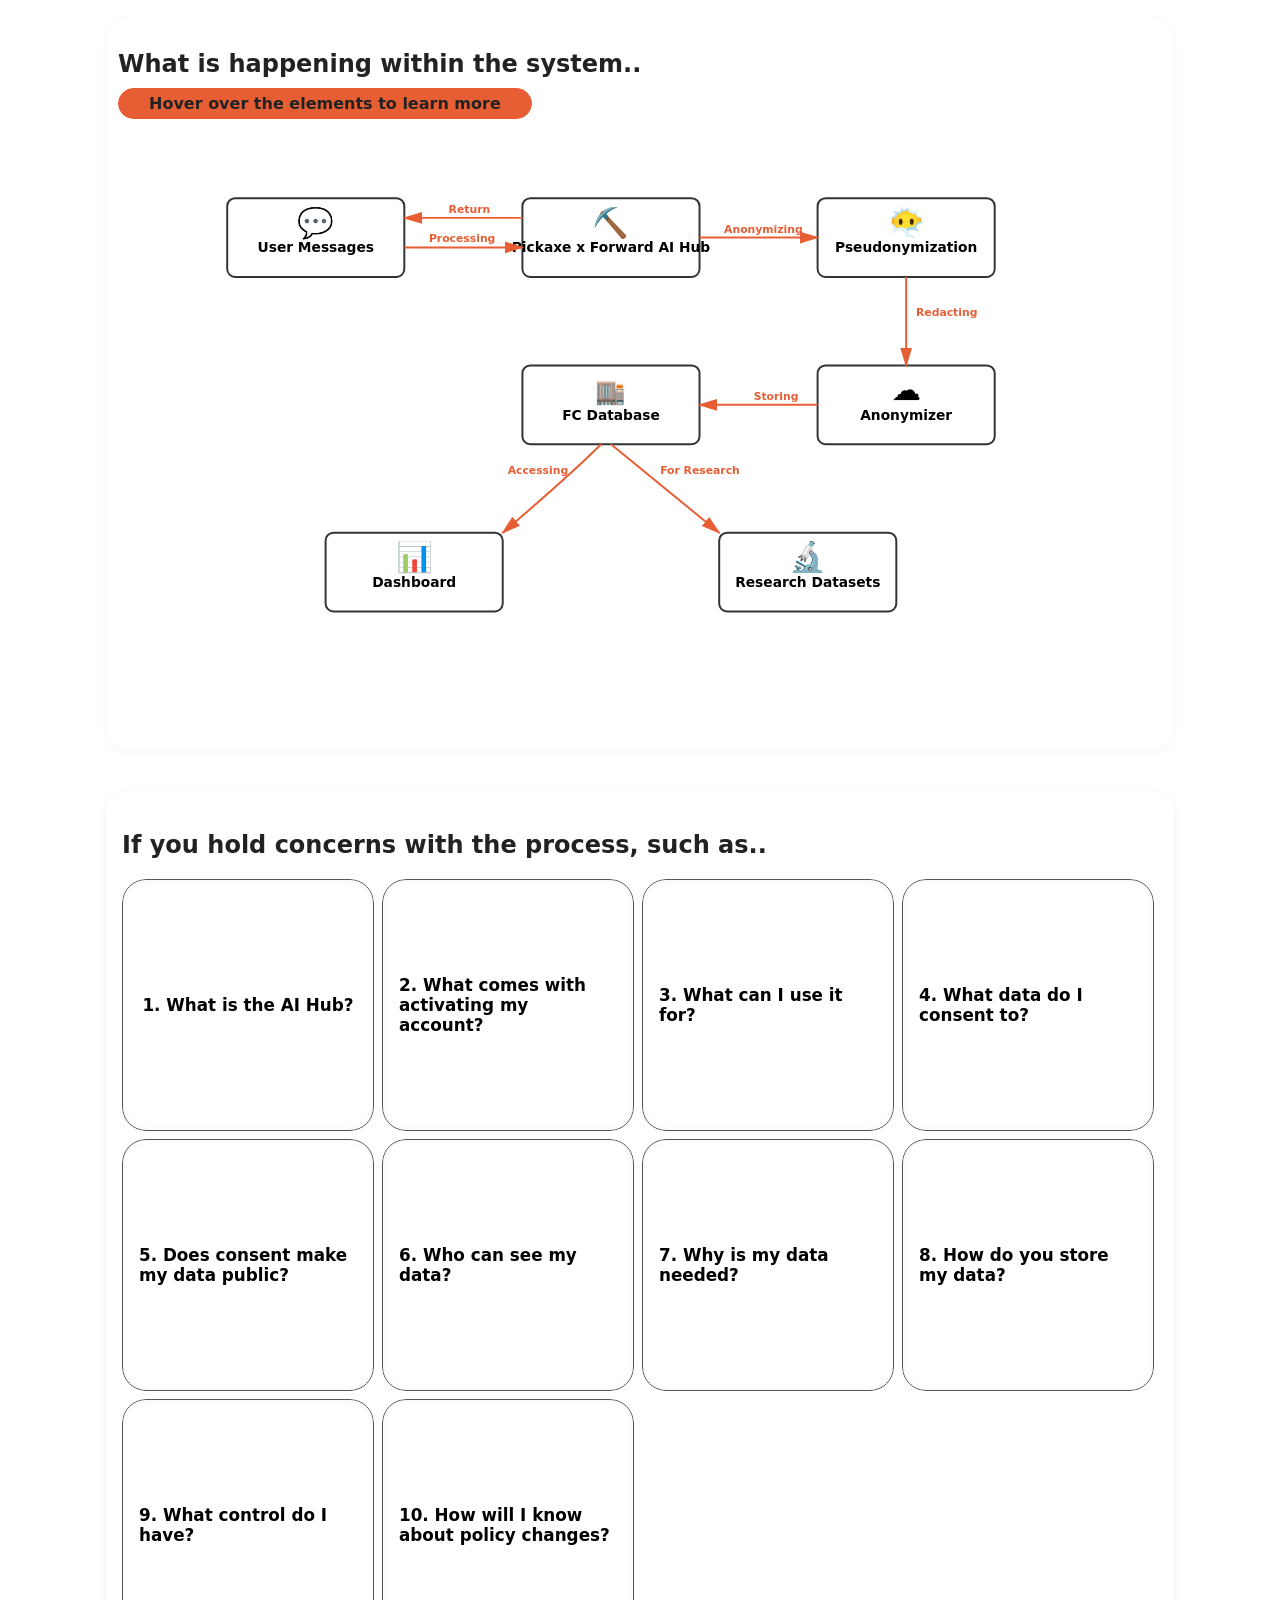
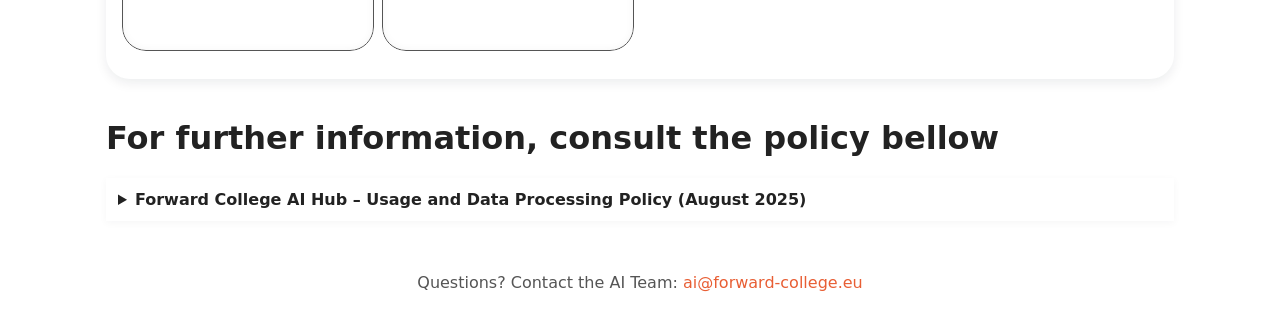
<file: dev/C1 - trust center students/test.html>
<body>
<style>
   
    :root{
  --bg:white;
  --card:#ffffff;
  --accent:#e85e34;
  --fc-muted:#e85e34;
  --muted-accent:#ffa78e;
  --muted:#555;
  --normal:#000;
  --radius:24px;
}

*{box-sizing:border-box}

a {
  color: var(--accent)
}
body{font-family:Inter,Segoe UI,system-ui,Arial,sans-serif;margin:0;background:var(--bg);color:#222}
.site-header{
  min-height:calc(100vh - 80px);
  display:flex;
  align-items:center;
  justify-content:flex-start;
  padding:48px 16px;
  background-image:url("https://pickaxe.co/resources/images/studio-hero/pickaxe-light-hero.jpg"),linear-gradient(to right,rgba(255,255,255,0.9),transparent);
  background-position:left center;
  background-size:cover;
  background-blend-mode:overlay;
  background-color: rgba(255, 255, 255, 0.2);
  z-index: 1000;
}
.header-content{
  max-width:632px;
  display:flex;
  flex-direction:column;
  justify-content:center;
}
.site-header h1{
  margin:0 0 16px 0;
  font-size:56px;
  font-weight:600;
  line-height:5rem;
  color:#000;
}
.site-header p{
  margin:0 0 24px 0;
  font-size:16px;
  color:#000;
  line-height:1.5;
  width: 80%
}
.header-button{
  display:flex;
  align-items:center;
  justify-content:center;
  gap:8px;
  padding:16px 32px;
  background-color:#000;
  color:#fff;
  border:1px solid #000;
  border-radius:var(--radius);
  font-weight:600;
  font-size:16px;
  cursor:pointer;
  width:fit-content;
  transition:opacity 300ms ease;
}
.header-button:hover{
  opacity:0.7;
}
.header-button:active{
  opacity:1;
}
.container{max-width:1100px;margin:18px auto;padding:0 16px}

/* Cards grid for desktop/tablet */
.cards-grid{display:grid;grid-template-columns:repeat(auto-fit,minmax(160px,1fr));gap:4px;margin-bottom:12px;align-items:start}
.card{
    background:transparent;border-radius:var(--radius);width:100%;aspect-ratio:1/1;overflow:hidden;display:block;
    box-shadow: inset 0 0 10px rgba(0,0,0,0.05);
}
.card-inner{position:relative;inset:0;width:100%;height:100%;transition:transform .6s;transform-style:preserve-3d}
.card:hover .card-inner,.card:focus-within .card-inner{transform:rotateY(180deg)}
.card-front,.card-back{position:absolute;inset:0;border-radius:var(--radius);backface-visibility:hidden;display:flex;align-items:center;justify-content:center;padding:16px}
.card-front{
    box-shadow:0 4px 10px rgba(20,30,60,0.06);
    border: 1px solid var(--muted);
}
.card-front h2{margin:0;font-size:1.05rem;color:var(--normal)}
.card-back{background: white; border: 1px solid var(--fc-muted); transform:rotateY(180deg);box-shadow:0 8px 20px rgba(20,30,60,0.08);color:var(--muted);text-align:justify}
.card-back p{margin:0;font-size:0.7rem}

/* Mobile accordion */
.accordion{display:none;margin-bottom:24px}
.accordion-form{display:flex;flex-direction:column;gap:8px}
.accordion-form input[type="radio"]{display:none}
.accordion-form label{background:var(--card);padding:12px 14px;border-radius:8px;display:block;font-weight:600;color:var(--accent);box-shadow:0 2px 6px rgba(10,20,40,0.04);cursor:pointer}
.acc-panel{max-height:0;overflow:hidden;background:transparent;padding:0 12px;border-radius:0 0 8px 8px;transition:max-height .28s ease;color:var(--muted)}
.acc-panel p{margin:10px 0}
.accordion-form input[type="radio"]:checked + label + .acc-panel{max-height:420px}

/* Policy area */
.policy details{background:var(--card);padding:12px;box-shadow:0 2px 8px rgba(10,20,40,0.04)}
.policy summary{font-weight:700;cursor:pointer}
.policy pre{white-space:pre-wrap;margin-top:12px;color:var(--muted);font-size:0.9rem}

.site-footer{text-align:center;padding:18px 16px;color:var(--muted)}
.site-footer a{color:var(--accent);text-decoration:none}

/* Responsive rules */
/* Layout tuning for common breakpoints */
@media (min-width:1100px){
  /* let columns adapt and grow — cards will resize with the grid */
  .cards-grid{grid-template-columns:repeat(auto-fit,minmax(220px,1fr));gap:8px}
}
@media (min-width:700px) and (max-width:1099px){
  .cards-grid{grid-template-columns:repeat(auto-fit,minmax(160px,1fr));gap:6px}
}
@media (max-width:1024px){
  .site-header h1{
    font-size:48px;
    line-height:4rem;
  }
}
@media (max-width:899px){
  .site-header h1{
    font-size:28px;
    line-height:2rem;
  }
  .header-button{
    width:100%;
    min-height:48px;
  }
}
@media (max-width:700px){
  /* hide desktop cards, show mobile accordion */
  .cards-grid{display:none}
  .accordion{display:block}
  .container{padding:0 12px}
}

/* small touch affordance */
@media (hover:none){
  .card{cursor:default}
  .card-inner{transform:none !important}
}


/* Trust Chart / Flowchart Styles */
.trust-chart {
  padding: 40px 16px;
  text-align: left;
  background:var(--card);padding:12px;border-radius:var(--radius);box-shadow:0 2px 8px rgba(10,20,40,0.04);
  position: relative;
}

.hover-cards {
  padding: 20px 20px 16px 16px;
  margin: 40px 0;
  background: white;
  border-radius: var(--radius);
  box-shadow: 0 4px 12px rgba(10, 20, 40, 0.08);
}


.svg-pos{
  margin-left: 60px;
}

.trust-chart h2 {
  font-size: 1.8rem;
  margin-bottom: 30px;
  color: var(--normal);
}

.attention {
  font-size: 1rem;
  margin-top: -10px;
  margin-bottom: 30px;
  padding: 5px 30px;
  border: 1px solid var(--accent);
  border-radius: var(--radius);
  font-weight: 800;
  box-sizing: content-box;
  width: fit-content;
  background-color: var(--accent);
}



#mermaid-diagram {
  display: flex;
  justify-content: center;
  margin: 20px 0;
  background: white;
  padding: 20px;
  border-radius: var(--radius);
  box-shadow: 0 2px 8px rgba(0,0,0,0.05);
}

.mermaid {
  display: flex;
  justify-content: center;
}

.diagram-container {
  display: flex;
  justify-content: center;
  align-items: center;
  margin: 20px auto;
  background: white;
  padding: 20px;
  border-radius: var(--radius);
  box-shadow: 0 2px 8px rgba(0,0,0,0.05);
  max-width: 1100px;
}

.flowchart-svg {
  width: 100%;
  max-width: 1000px;
  height: auto;
}

.node-group {
  cursor: pointer;
  transition: all 0.2s ease;
}

.node-group:hover rect {
  fill: #f5f5f5;
  stroke: var(--accent);
  stroke-width: 3;
}

.node-group:hover text {
  font-weight: bold;
}

/* also support programmatic hover (class toggled from JS) */
.node-group.hovered rect {
  fill: #f5f5f5;
  stroke: var(--accent);
  stroke-width: 3;
}
.node-group.hovered text {
  font-weight: bold;
}

.svg-tooltip {
  position: fixed;
  background: white;
  border: 2px solid var(--accent);
  border-radius: var(--radius);
  padding: 14px 18px;
  font-size: 14px;
  line-height: 1.5;
  color: var(--normal);
  box-shadow: 0 6px 20px rgba(0,0,0,0.18);
  z-index: 1000;
  pointer-events: none;
  max-width: 320px;
  word-wrap: break-word;
  display: none;
  white-space: normal;
  animation: slideDown 0.2s ease-out;
  background: linear-gradient(to bottom, white, #fafafa);
}

.svg-tooltip::before {
  content: '';
  position: absolute;
  top: -10px;
  left: 50%;
  transform: translateX(-50%);
  width: 0;
  height: 0;
  border-left: 8px solid transparent;
  border-right: 8px solid transparent;
  border-bottom: 8px solid var(--accent);
}

[data-tooltip] {
  white-space: pre-line;
}




.svg-tooltip.visible {
  display: block;
}

@keyframes slideDown {
  from {
    opacity: 0;
    transform: translateY(-10px);
  }
  to {
    opacity: 1;
    transform: translateY(0);
  }
}

/* Responsive for smaller screens */
@media (max-width: 900px) {
  .trust-chart h2 {
    font-size: 1.4rem;
  }
  
  #mermaid-diagram {
    overflow-x: auto;
  }
}

/*Mobile trust chart*/
.trust-chart-mobile{
  padding: 40px 16px;
  text-align: left;
  background:var(--card);padding:12px;border-radius:var(--radius); box-shadow:0 2px 8px rgba(10,20,40,0.04);
  position: relative;
}


.flowchart-mobile{
  width: 80%;
  height: 100%;
  display: flex;
  flex-direction: column;
  align-items: center;
  justify-content: center;
}

.flowchart-card-mobile{
  width: 100%;
  height: 40%;
  display: flex;
  flex-direction: column;
  align-items: center;
  transition: display 1s ease;
  border: 1px solid black;
}
.flowchart-card-mobile > * {
  border: 1px solid red;
}

.flowchart-card-title-mobile{
  color: var(--accent);
  border: 1px solid var(--accent);
  border-radius: var(--radius);
  height: 100%
}

.flowchart-card-description-mobile{
  border: 1px solid black;
  border-radius: var(--radius);
  visibility: hidden;
}

.flowchart-card-mobile:hover > .flowchart-card-description-mobile {
  visibility: visible;
}

.flowchart-card-mobile:hover {
  display: flex;
  justify-content: center;
  flex-direction: row !important;
  align-items: center;
}

/* Student flow mobile (touch-friendly step list on phone); describes SVG flow */
.student-flow-mobile {
  display: none;
}

.student-flow-mobile .student-flow-step {
  margin-bottom: 8px;
}

.student-flow-mobile .student-flow-step:not(:first-child) {
  display: none;
}

.student-flow-mobile .student-flow-step.revealed {
  display: block;
  animation: studentFlowStepAppear 0.4s ease-out forwards;
}

@keyframes studentFlowStepAppear {
  from { opacity: 0; transform: translateY(-12px); }
  to { opacity: 1; transform: translateY(0); }
}

.student-flow-mobile .student-flow-step-inner {
  display: flex;
  min-height: 44px;
  border-radius: 12px;
  overflow: hidden;
  border: 1px solid rgba(232, 94, 52, 0.25);
  background: var(--card);
  cursor: pointer;
  transition: box-shadow 0.2s ease;
}

.student-flow-mobile .student-flow-step-inner:hover {
  box-shadow: 0 2px 12px rgba(10, 20, 40, 0.08);
}

.student-flow-mobile .student-flow-step-left {
  display: flex;
  flex-direction: column;
  align-items: center;
  justify-content: center;
  gap: 4px;
  padding: 14px 16px;
  min-width: 100px;
  width: 42%;
  background: var(--accent);
  color: white;
}

.student-flow-mobile .student-flow-step-left .student-flow-step-icon {
  font-size: 1.75rem;
  line-height: 1;
}

.student-flow-mobile .student-flow-step-left .student-flow-step-title {
  font-weight: 600;
  font-size: 0.9rem;
  text-align: center;
  line-height: 1.2;
}

.student-flow-mobile .student-flow-step-right {
  flex: 1;
  padding: 12px 14px;
  display: flex;
  align-items: center;
  font-size: 0.85rem;
  line-height: 1.45;
  color: var(--muted);
}

.student-flow-mobile .student-flow-step-desc {
  margin: 0;
}

.student-flow-mobile .student-flow-step-next {
  max-height: 0;
  overflow: hidden;
  transition: max-height 0.3s ease;
  padding-left: 16px;
}

.student-flow-mobile .student-flow-step.open .student-flow-step-next {
  max-height: 120px;
}

.student-flow-mobile .student-flow-step-next-inner {
  padding: 12px 16px 16px 44px;
  display: flex;
  align-items: center;
  gap: 8px;
  color: var(--accent);
  font-weight: 600;
  font-size: 0.95rem;
}

.student-flow-mobile .student-flow-step-next-inner .student-flow-arrow {
  color: var(--accent);
  font-size: 0.9rem;
}

.student-flow-step-bob-arrow {
  display: flex;
  justify-content: center;
  padding: 8px 0 4px;
  color: var(--accent);
  font-size: 1.1rem;
  animation: studentFlowBob 1.2s ease-in-out infinite;
}

.student-flow-step.opened .student-flow-step-bob-arrow {
  animation: none;
}

@keyframes studentFlowBob {
  0%, 100% { transform: translateY(0); }
  50% { transform: translateY(6px); }
}

/* Special card: one card with two inner cards (Dashboard | gap | Research) */
.student-flow-step-special .student-flow-step-inner {
  flex-direction: column;
  align-items: stretch;
  min-height: auto;
}

.student-flow-step-special .student-flow-special-title {
  font-weight: 600;
  font-size: 0.95rem;
  color: white;
  padding: 12px 14px 8px;
  text-align: center;
  border-bottom: 1px solid rgba(232, 94, 52, 0.2);
  background: var(--accent);
}

.student-flow-inner-cards {
  display: flex;
  gap: 12px;
  width: 100%;
  padding: 12px 14px 14px;
}

.student-flow-inner-card {
  flex: 1;
  min-width: 0;
  border: 1px solid rgba(232, 94, 52, 0.25);
  border-radius: 10px;
  padding: 12px;
  background: var(--card);
}

.student-flow-inner-card-head {
  font-weight: 600;
  font-size: 0.85rem;
  color: var(--accent);
  margin-bottom: 6px;
}

.student-flow-inner-card .student-flow-step-desc {
  font-size: 0.8rem;
  line-height: 1.4;
  color: var(--muted);
}

/* Show student flow on phone; hide SVG (must come after .student-flow-mobile base so it wins) */
@media (max-width: 768px) {
  .trust-chart .svg-container { display: none; }
  .trust-chart .attention { display: none; }
  .student-flow-mobile { display: block; }
  .trust-chart-mobile { display: none; }
}

  </style>
  <main class="container">
    <!-- Data Flow Diagram -->
     
    <section class="trust-chart">
    <h1 class="pickaxe-trustus-h1">What is happening within the system..</h1>
    <div class="student-flow-mobile" aria-label="Data flow steps">
      <div class="student-flow-step">
        <div class="student-flow-step-inner" role="button" tabindex="0">
          <div class="student-flow-step-left">
            <span class="student-flow-step-icon" aria-hidden="true">💬</span>
            <span class="student-flow-step-title">User Messages</span>
          </div>
          <div class="student-flow-step-right"><p class="student-flow-step-desc">Your input to the system. All confidential.</p></div>
        </div>
        <div class="student-flow-step-bob-arrow" aria-hidden="true">▼</div>
        <div class="student-flow-step-next"><div class="student-flow-step-next-inner"><span class="student-flow-arrow">▼</span> Next: Pickaxe</div></div>
      </div>
      <div class="student-flow-step">
        <div class="student-flow-step-inner" role="button" tabindex="0">
          <div class="student-flow-step-left">
            <span class="student-flow-step-icon" aria-hidden="true">⛏️</span>
            <span class="student-flow-step-title">Pickaxe × AI Hub</span>
          </div>
          <div class="student-flow-step-right"><p class="student-flow-step-desc">AI processes your request. Providers do not use your chats to train models.</p></div>
        </div>
        <div class="student-flow-step-bob-arrow" aria-hidden="true">▼</div>
        <div class="student-flow-step-next"><div class="student-flow-step-next-inner"><span class="student-flow-arrow">▼</span> Next: Pseudonymization</div></div>
      </div>
      <div class="student-flow-step">
        <div class="student-flow-step-inner" role="button" tabindex="0">
          <div class="student-flow-step-left">
            <span class="student-flow-step-icon" aria-hidden="true">😶‍🌫️</span>
            <span class="student-flow-step-title">Pseudonymization</span>
          </div>
          <div class="student-flow-step-right"><p class="student-flow-step-desc">Your identity is separated from your data (e.g. user ID, cohort).</p></div>
        </div>
        <div class="student-flow-step-bob-arrow" aria-hidden="true">▼</div>
        <div class="student-flow-step-next"><div class="student-flow-step-next-inner"><span class="student-flow-arrow">▼</span> Next: Anonymizer</div></div>
      </div>
      <div class="student-flow-step">
        <div class="student-flow-step-inner" role="button" tabindex="0">
          <div class="student-flow-step-left">
            <span class="student-flow-step-icon" aria-hidden="true">☁️</span>
            <span class="student-flow-step-title">Anonymizer</span>
          </div>
          <div class="student-flow-step-right"><p class="student-flow-step-desc">Names and personal identifiers are removed from conversations.</p></div>
        </div>
        <div class="student-flow-step-bob-arrow" aria-hidden="true">▼</div>
        <div class="student-flow-step-next"><div class="student-flow-step-next-inner"><span class="student-flow-arrow">▼</span> Next: FC Database</div></div>
      </div>
      <div class="student-flow-step">
        <div class="student-flow-step-inner" role="button" tabindex="0">
          <div class="student-flow-step-left">
            <span class="student-flow-step-icon" aria-hidden="true">🏬</span>
            <span class="student-flow-step-title">FC Database</span>
          </div>
          <div class="student-flow-step-right"><p class="student-flow-step-desc">Secure storage. Only three AI admins have access; fellows and staff do not.</p></div>
        </div>
        <div class="student-flow-step-bob-arrow" aria-hidden="true">▼</div>
        <div class="student-flow-step-next"><div class="student-flow-step-next-inner"><span class="student-flow-arrow">▼</span> Next: split view below</div></div>
      </div>
      <div class="student-flow-step student-flow-step-special">
        <div class="student-flow-step-inner student-flow-special-inner" role="button" tabindex="0">
          <div class="student-flow-special-title">Dashboard & Research</div>
          <div class="student-flow-inner-cards">
            <div class="student-flow-inner-card student-flow-inner-card-dashboard">
              <div class="student-flow-inner-card-head">📊 Dashboard</div>
              <p class="student-flow-step-desc">Your personal activity page—conversation history, usage stats; only you can see it.</p>
            </div>
            <div class="student-flow-inner-card student-flow-inner-card-research">
              <div class="student-flow-inner-card-head">🔬 Research</div>
              <p class="student-flow-step-desc">Approved fellows and researchers may access anonymized datasets for studies; daily AI use is never used to profile or grade you.</p>
            </div>
          </div>
        </div>
        <div class="student-flow-step-next"><div class="student-flow-step-next-inner"><span class="student-flow-arrow">▼</span> End</div></div>
      </div>
    </div>
     <p class="attention">Hover over the elements to learn more</p>
      <!-- SVG placed directly in the section at its original size -->
       <div class="svg-container">
        <div class="svg-pos">
      <svg id="flowchart-svg" xmlns="http://www.w3.org/2000/svg" viewBox="0 0 1000 600" width="1000" height="600" class="flowchart-svg">
          <!-- Nodes with hover groups -->
          <g class="node-group" data-tooltip="Your initial input to the system. E.g.: <br><br><strong class='bold'> (Anna's message) </strong><br> Dear Joe, <br> ... <br> Best, Anna">
            <rect x="50" y="50" width="180" height="80" rx="8" fill="white" stroke="#333" stroke-width="2"/>
            <text x="140" y="85" text-anchor="middle" font-size="30" font-weight="bold">💬</text>          
            <text x="140" y="105" text-anchor="middle" font-size="14" font-weight="bold">User Messages</text>
          </g>
          
          <g class="node-group" data-tooltip="Our AI tools process your request and try their best to be at your help. When you use the AI Hub, providers (OpenAI, Google, etc)  are <strong>NOT</strong> allowed to use your conversations to train models. Pickaxe stores and processes your data in order to provide you with the service">
            <rect x="350" y="50" width="180" height="80" rx="8" fill="white" stroke="#333" stroke-width="2"/>
            <text x="440" y="85" text-anchor="middle" font-size="30" font-weight="bold">⛏️</text>          
            <text x="440" y="105" text-anchor="middle" font-size="14" font-weight="bold">Pickaxe x Forward AI Hub</text>          
          </g>

          <g class="node-group" data-tooltip="Your name is substituted with a generic user ID  and information to separate your identity from your data. E.g.: <br><br><strong class='bold'> (USER12345, Cohort Y3, Psychology)</strong> <br> Dear Joe, <br> ... <br> Best, Anna">
            <rect x="650" y="50" width="180" height="80" rx="8" fill="white" stroke="#333" stroke-width="2"/>
            <text x="740" y="85" text-anchor="middle" font-size="30" font-weight="bold">😶‍🌫️</text>          
            <text x="740" y="105" text-anchor="middle" font-size="14" font-weight="bold">Pseudonymization</text>
          </g>
          
          <g class="node-group" data-tooltip="An automated system that attempts to removenames, emails, phone numbers and other personal identifiers from your conversations. E.g.: <br><br><strong class='bold'> (USER12345, Cohort Y3, Psychology) </strong> <br> Dear &lt;\NAME&gt;, <br> ... <br> Best, &lt;\NAME&gt; <br> <br> <i class='smallscript'>Nonetheless, keep in mind to never share sensitive personal info in any of your conversations with any AI tools at your disposal!</i>">
            <rect x="650" y="220" width="180" height="80" rx="8" fill="white" stroke="#333" stroke-width="2"/>
            <text x="740" y="255" text-anchor="middle" font-size="30" font-weight="bold">☁️</text>          
            <text x="740" y="275" text-anchor="middle" font-size="14" font-weight="bold">Anonymizer</text>
          </g>
          
          <g class="node-group" data-tooltip="The pseudonimized and anonymized conversation is stored in a secure database. Only three AI team administrators have access to this raw data, and they are bound by confidentiality agreements. <br><br> Fellows, staff and the leadership team do <strong class='bold'> NOT </strong> have access to this database. 
">
            <rect x="350" y="220" width="180" height="80" rx="8" fill="white" stroke="#333" stroke-width="2"/>
            <text x="440" y="255" text-anchor="middle" font-size="25" font-weight="bold">🏬</text>          
            <text x="440" y="275" text-anchor="middle" font-size="14" font-weight="bold">FC Database</text>
          </g>
          
          <g class="node-group" data-tooltip="Your personal activity page. You can see your conversation history, usage statistics, and activity on your personal dashboard. The data present here is available only to you.">
            <rect x="150" y="390" width="180" height="80" rx="8" fill="white" stroke="#333" stroke-width="2"/>
            <text x="240" y="425" text-anchor="middle" font-size="30" font-weight="bold">📊</text>          
            <text x="240" y="445" text-anchor="middle" font-size="14" font-weight="bold">Dashboard</text>
          </g>
          
          <g class="node-group" data-tooltip="Fellows and researchers affiliated with Forward College who have submitted well-defined research proposals may request approval to access select datasets for research purposes. <br><br><strong class='bold'> Forward maintains strict ethical standards for these research activities, particularly those involving student conversations or interactions. Every day interactions with the AI hub will never be used to profile, grade or invigilate students.</strong>">
            <rect x="550" y="390" width="180" height="80" rx="8" fill="white" stroke="#333" stroke-width="2"/>
            <text x="640" y="425" text-anchor="middle" font-size="30" font-weight="bold">🔬</text>          
            <text x="640" y="445" text-anchor="middle" font-size="14" font-weight="bold">Research Datasets</text>
          </g>
          
          <!-- Arrows -->
          <!-- User to Pickaxe -->
          <path d="M 230 100 L 350 100" stroke="#e85e34" stroke-width="2" fill="none" marker-end="url(#arrowhead)"/>
          <text x="255" y="95" font-size="11" fill="#e85e34" font-weight="bold">Processing</text>
          
          <!-- Pickaxe to Pseudonymization -->
          <path d="M 530 90 L 650 90" stroke="#e85e34" stroke-width="2" fill="none" marker-end="url(#arrowhead)"/>
          <text x="555" y="85" font-size="11" fill="#e85e34" font-weight="bold">Anonymizing</text>
          
          <!-- Pickaxe to User (return) -->
          <path d="M 350 70 L 230 70" stroke="#e85e34" stroke-width="2" fill="none" marker-end="url(#arrowhead)"/>
          <text x="275" y="65" font-size="11" fill="#e85e34" font-weight="bold">Return</text>
          
          <!-- Pseudonymization to Anonymizer -->
          <path d="M 740 130 L 740 220" stroke="#e85e34" stroke-width="2" fill="none" marker-end="url(#arrowhead)"/>
          <text x="750" y="170" font-size="11" fill="#e85e34" font-weight="bold">Redacting</text>
          
          <!-- Anonymizer to FC Database -->
          <path d="M 650 260 L 530 260" stroke="#e85e34" stroke-width="2" fill="none" marker-end="url(#arrowhead)"/>
          <text x="585" y="255" font-size="11" fill="#e85e34" font-weight="bold">Storing</text>
          
          <!-- FC Database to Dashboard -->
          <path d="M 430 300 Q 400 330 330 390" stroke="#e85e34" stroke-width="2" fill="none" marker-end="url(#arrowhead)"/>
          <text x="335" y="330" font-size="11" fill="#e85e34" font-weight="bold">Accessing</text>
          
          <!-- FC Database to Joint Database -->
          <path d="M 440 300 L 550 390" stroke="#e85e34" stroke-width="2" fill="none" marker-end="url(#arrowhead)"/>
          <text x="490" y="330" font-size="11" fill="#e85e34" font-weight="bold">For Research</text>
          
          <!-- Arrow marker definition -->
          <defs>
            <marker id="arrowhead" markerWidth="10" markerHeight="10" refX="9" refY="3" orient="auto">
              <polygon points="0 0, 10 3, 0 6" fill="#e85e34"/>
            </marker>
          </defs>
        </svg>
        <!-- Tooltip container -->
        <div id="svg-tooltip" class="svg-tooltip"></div>
      <!-- end trust-chart svg -->
       </div>
       </div>
     </section>

   

    <section class="hover-cards" aria-label="Key privacy points">
    <h1 class="pickaxe-trustus-h1">If you hold concerns with the process, such as.. </h1>
    <div class="cards-grid" >
      <article class="card" tabindex="0">
        <div class="card-inner">
          <div class="card-front">
            <h2>1. What is the AI Hub?</h2>
          </div>
          <div class="card-back">
            <p>It's your college's web platform where you can access various AI tools, chatbots, and productivity assistants designed to support your learning and research.</p>
          </div>
        </div>
      </article>

      <article class="card" tabindex="0">
        <div class="card-inner">
          <div class="card-front">
            <h2>2. What comes with activating my account?</h2>
          </div>
          <div class="card-back">
            <p>You'll need to fill out a Consent Form, and once a team member approves it, your account will be activated. This is a legal requirement and helps everyone understand how their data is used.</p>
          </div>
        </div>
      </article>

      <article class="card" tabindex="0">
        <div class="card-inner">
          <div class="card-front">
            <h2>3. What can I use it for?</h2>
          </div>
          <div class="card-back">
            <p>Use it for learning, research, and studying with AI tools. Your usage must be in line with the code of conduct and with academic policies. Using AI to write your assessments is forbidden unless fellows explicitly allow it. </p>
          </div>
        </div>
      </article>

      <article class="card" tabindex="0">
        <div class="card-inner">
          <div class="card-front">
            <h2>4. What data do I consent to?</h2>
          </div>
          <div class="card-back">
            <p>Apart from the data collected by pickaxe to provide AI services we also collect your basic info (name, email), what you ask the AI and its responses, content you paste, some content from files you upload, your cohort year, your degree and your programme.</p>
          </div>
        </div>
      </article>

      <article class="card" tabindex="0">
        <div class="card-inner">
          <div class="card-front">
            <h2>5. Does consent make my data public?</h2>
          </div>
          <div class="card-back">
            <p>No. Your conversations are stored anonymously and automatically cleaned of personal details. Only you and select members of the AI team can see your activity during database and AI Hub maintenance tasks.</p>
          </div>
        </div>
      </article>

      <article class="card" tabindex="0">
        <div class="card-inner">
          <div class="card-front">
            <h2>6. Who can see my data?</h2>
          </div>
          <div class="card-back">
            <p>Only a small team of AI administrators who are bound by confidentiality agreements can see your data. No one with authority over you will get access to your personal data. Researchers and staff only get access to aggregate data (counts, averages, etc.) or to anonymized conversations. </p>
          </div>
        </div>
      </article>

      <article class="card" tabindex="0">
        <div class="card-inner">
          <div class="card-front">
            <h2>7. Why is my data needed?</h2>
          </div>
          <div class="card-back">
            <p>Your data helps us understand how AI best supports your learning and improves the Hub. Your conversations are never used to profile you, monitor you, or affect your grades. </p>
          </div>
        </div>
      </article>

      <article class="card" tabindex="0">
        <div class="card-inner">
          <div class="card-front">
            <h2>8. How do you store my data?</h2>
          </div>
          <div class="card-back">
            <p>Your data is kept safe on secure servers in Europe. We only keep your personal data as long as needed, though we may keep anonymized stats for research.</p>
          </div>
        </div>
      </article>

      <article class="card" tabindex="0">
        <div class="card-inner">
          <div class="card-front">
            <h2>9. What control do I have?</h2>
          </div>
          <div class="card-back">
            <p>You have full control: see your data, correct it, delete it, or stop us from using it. Email <a href="mailto:ai@forward-college.eu">ai@forward-college.eu</a> to exercise any of these rights.</p>
          </div>
        </div>
      </article>

      <article class="card" tabindex="0">
        <div class="card-inner">
          <div class="card-front">
            <h2>10. How will I know about policy changes?</h2>
          </div>
          <div class="card-back">
            <p>We'll let you know about any important changes through email or notifications. You can always find the latest policy on the Hub.</p>
          </div>
        </div>
      </article>
    </div>
    </section>

    <!-- Mobile: Accordion (touch-friendly) -->
    <section class="accordion" aria-label="Key privacy points (mobile)">
      <form class="accordion-form" aria-hidden="true">
        <input type="radio" name="acc" id="acc1">
        <label for="acc1">1. What is the AI Hub?</label>
        <div class="acc-panel">
          <p>It's your college's web platform where you can access various AI tools, chatbots, and productivity assistants designed to support your learning and research.</p>
        </div>

        <input type="radio" name="acc" id="acc2">
        <label for="acc2">2. What comes with activating my account?</label>
        <div class="acc-panel">
          <p>You'll need to fill out a Consent Form, and once a team member approves it, your account will be activated. This ensures everyone understands how their data is used.</p>
        </div>

        <input type="radio" name="acc" id="acc3">
        <label for="acc3">3. What can I use it for?</label>
        <div class="acc-panel">
          <p>Use it for learning, research, and studying with AI tools. However, you can't use it for dishonest purposes or to write assignments unless your teacher says it's okay.</p>
        </div>

        <input type="radio" name="acc" id="acc4">
        <label for="acc4">4. What data do I consent to?</label>
        <div class="acc-panel">
          <p>We collect your basic info (name, email), what you ask the AI and its responses, files you upload, and technical details like your device type. This helps us make the Hub better and safer.</p>
        </div>

        <input type="radio" name="acc" id="acc5">
        <label for="acc5">5. Does consent make my data public?</label>
        <div class="acc-panel">
          <p>No. Your conversations are stored anonymously and automatically cleaned of personal details. Only you can see your activity on your personal dashboard.</p>
        </div>

        <input type="radio" name="acc" id="acc6">
        <label for="acc6">6. Who can see my data?</label>
        <div class="acc-panel">
          <p>Only a small team of AI administrators who are bound by confidentiality agreements can see your data. Developers only get access to anonymized (nameless) information.</p>
        </div>

        <input type="radio" name="acc" id="acc7">
        <label for="acc7">7. Why is my data needed?</label>
        <div class="acc-panel">
          <p>Your data helps us understand how AI best supports your learning and improve the Hub. Your conversations are never used to grade you or affect your grades.</p>
        </div>

        <input type="radio" name="acc" id="acc8">
        <label for="acc8">8. How do you store my data?</label>
        <div class="acc-panel">
          <p>Your data is kept safe on secure servers in Europe. We only keep your personal data as long as needed, though we may keep anonymized stats for research.</p>
        </div>

        <input type="radio" name="acc" id="acc9">
        <label for="acc9">9. What control do I have?</label>
        <div class="acc-panel">
          <p>You have full control: see your data, correct it, delete it, or stop us from using it. Email <a href="mailto:ai@forward-college.eu">ai@forward-college.eu</a> to exercise any of these rights.</p>
        </div>

        <input type="radio" name="acc" id="acc10">
        <label for="acc10">10. How will I know about policy changes?</label>
        <div class="acc-panel">
          <p>We'll let you know about any changes through email or notifications. You can always find the latest policy on the Hub.</p>
        </div>
      </form>
    </section>

    <h1 class="pickaxe-trustus-h1">For further information, consult the policy bellow </h1>

    <section class="policy">
      <details>
        <summary>Forward College AI Hub – Usage and Data Processing Policy (August 2025)</summary>
        <pre>
Forward College AI Hub – Usage and Data Processing Policy
August 2025

1. Introduction and Scope
This policy outlines how the AI Hub at Forward College may be used and how all associated data is processed. It applies to all users of the Student's AI Hub. It is designed to supplement Forward College’s core Data Protection Policy, Students’ Privacy Notice, and GDPR Policy.

The “AI Hub” refers to the conjunction of artificial intelligence resources and tools provided by Forward College and, accessible through the AI Hub web platform (ai.forward-college.eu). This may include conversational chatbots using Large Language Models (LLMs) provided by third-party companies (such as OpenAI, Claude, Google, etc.), specific assistants with access to tools and resources developed by Forward College, automations and actions associated with those bots, productivity and research tools, usage dashboards  and other AI-powered applications. It also encompasses integrated third-party services such as Pickaxe, Firebase and Google Cloud, which provide the underlying infrastructure for certain features.

2. Consent and Account Activation
By using the AI Hub, you acknowledge and consent to your data being processed according to this policy and all related Forward College data protection policies.
In order to get their account activated, students must register their consent and interest through the Consent Form. Each application will be reviewed by a member of the team which will then activate account.

3. Acceptable Use
The AI Hub is intended for educational, research, and official administrative purposes related to Forward College, as well as to support students in their daily academic tasks, learning activities, and overall educational development. It is also designed to help students better understand and use AI responsibly, fostering awareness of best practices in AI usage. 
Users are prohibited from engaging in unlawful activities, attempts to bypass security measures, or creating and uploading disallowed content. All uploaded materials must comply with the Code of Conduct, meaning users must not submit infringing or unauthorized third-party content. In addition, any content generated through the AI Hub must adhere to the guidelines for generative AI usage outlined in the Plagiarism Policy. Using the AI Hub to produce assessment responses is strictly prohibited unless explicit permission has been granted.

4. Data Collection
The following data may be collected:
Account details: Name, email.
Interaction data: Prompts, responses, conversation history and pasted content.
Uploaded content: Any files (documents, images) submitted to the Hub.
Technical data: IP address, browser/device info.
Data is collected at login, during usage, upon file upload, and via integrations.

5. Pseudonymization and Interaction Privacy
All conversation data is pseudonymized, meaning any personal identifiers are replaced with anonymous user IDs, for storage and processing. Conversations are logged based on these IDs and associated names and email addresses are decoupled upon collection.
Conversations are further anonymized by an automated anonymization algorithm which removes email addresses and names from conversations. (Data Protection Policy, GDPR Principle 3: Data Minimisation).
Your personal AI Hub activity data is private available only to you via your personal dashboard.
The anonymous data collected might be coupled with academic and information such as major, courses taken and grades.
Staff and fellows will only have access through a formal request to the AI Team, upon presentation of legitimate interest, precautions and ethical considerations.

6. Data Sharing and Access
Access to the raw data and processing will always be restricted to up to three AI Hub administrators, members of the AI Team, who hold no authority over students.
All of the administrators with access to the data storage and processing, must sign NDA's with Forward College, strictly prohibiting sharing of any information contained in the data.
Only pseudonymized data is available to the AI development team and for improvement of services. The matching sheet and conversion process is confidential, kept protected and separate from the main data.
Data may be shared with external processors (e.g., cloud providers, LLM providers, Pickaxe), as permitted by policy and law, and always under strict agreements DPAs (Students’ Privacy Notice, “What information do we share and with whom?”).

7. Usage of the data
The data collected might be used for
Conducting research to understand how AI can best support student learning and engagement.
Improving, testing, and further developing the AI Hub to enhance functionality, reliability, and accessibility.
Creating and maintaining student dashboards to help learners track and reflect on their AI usage and learning progress.
Monitoring and improving the quality, accuracy, and fairness of AI responses.
Supporting the development of new educational tools, resources, and features that benefit students and faculty.
Ensuring system security.
Performing anonymized or aggregated analytics to identify usage trends and inform institutional decision-making.
Routine AI Hub interactions are never used for evaluation, academic progression decisions, or profiling (Data Protection Policy, GDPR Principle 2 & 3). Assessments including AI will be communicated to students beforehand.
AI Hub interactions are not used for model training by any of the external processors and LLM providers, as per Data Processing Agreements signed between Forward and them.

8. Storage Location and Retention
Forward stores data securely on servers within the European Union.
Retention period: Personal data is retained only as long as necessary; anonymized usage data may be kept for statistical purposes (Data Protection Policy, GDPR Principle 5: Storage Limitation).

9. User Rights
Under GDPR and Forward College policies, you have rights to:
Access, rectify, or delete your data.
Restrict or object to certain processing.
Data portability.
Withdraw consent at any time, where applicable. To exercise these rights, contact the AI Team at ai@forward-college.eu

10. Policy Changes
We will notify users of material changes to this policy via banner, email, or in-app notice. The latest version will always be available for consultation on the AI Hub and on the Intranet.
        </pre>
      </details>
    </section>

  </main>

  <footer class="site-footer">
    <p>Questions? Contact the AI Team: <a href="mailto:ai@forward-college.eu">ai@forward-college.eu</a></p>
  </footer>

  <script>
    (function() {
      var isInitialized = false;
      var attempts = 0;

      function initStudentFlowMobile() {
        if (isInitialized) return;

        var flowMobile = document.querySelector('.student-flow-mobile');
        if (flowMobile) {
          flowMobile.querySelectorAll('.student-flow-step-inner').forEach(function(inner) {
            function revealNext() {
              var step = inner.closest('.student-flow-step');
              if (!step) return;
              step.classList.add('opened');
              var nextStep = step.nextElementSibling;
              if (nextStep && nextStep.classList.contains('student-flow-step')) {
                nextStep.classList.add('revealed');
              }
            }
            inner.addEventListener('click', revealNext);
            inner.addEventListener('keydown', function(e) {
              if (e.key === 'Enter' || e.key === ' ') {
                e.preventDefault();
                revealNext();
              }
            });
          });
          isInitialized = true;
          attempts = 0;
        } else {
          attempts++;
          if (attempts < 20) {
            setTimeout(initStudentFlowMobile, 500);
          }
        }
      }

      document.addEventListener('DOMContentLoaded', function() {
        initStudentFlowMobile();
      });
    })();
  </script>
 
</body>
</file>
